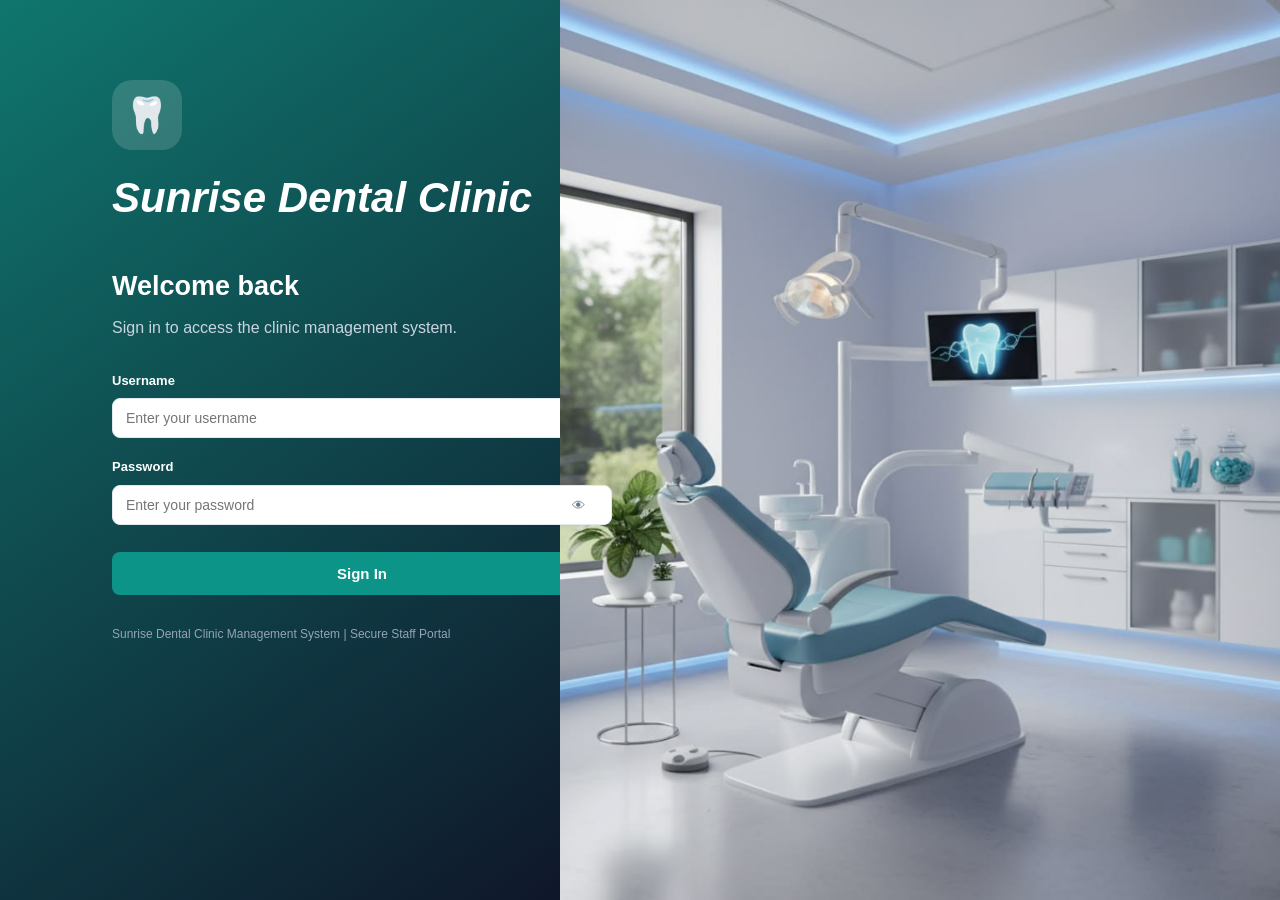
<file: web/index.html>
<!DOCTYPE html>
<html lang="en">
<head>
    <meta charset="UTF-8">
    <meta name="viewport" content="width=device-width, initial-scale=1.0">
    <title>Sunrise Dental Clinic</title>

    <script>
        window.location.href = "pages/login.html";
    </script>
</head>

<body>
    <p>Redirecting to Sunrise Dental Clinic...</p>
</body>
</html>
</file>
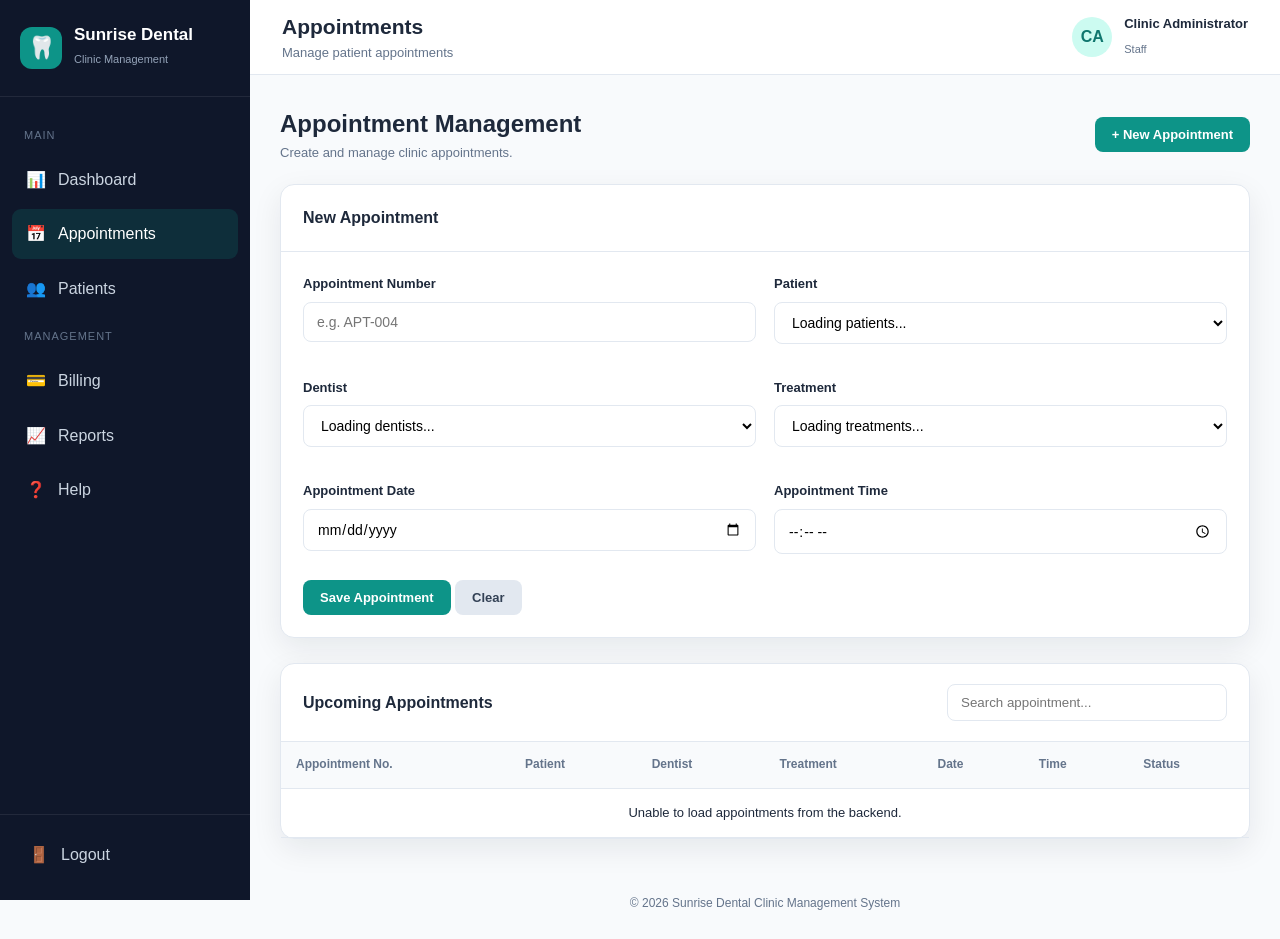
<file: web/pages/appointment.html>
<!DOCTYPE html>

<html lang="en">

<head>

<meta charset="UTF-8">

<meta name="viewport"
      content="width=device-width, initial-scale=1.0">

<title>Appointments | Sunrise Dental Clinic</title>

<link rel="stylesheet"
      href="../css/style.css">

</head>

<body>

<div class="app-layout">


<aside class="sidebar">

    <div class="brand">

        <div class="brand-icon">🦷</div>

        <div>

            <h1>Sunrise Dental</h1>

            <span>Clinic Management</span>

        </div>

    </div>


    <nav class="nav-menu">

        <div class="nav-section-title">
            Main
        </div>


        <a href="dashboard.html"
           class="nav-link">

            <span class="nav-icon">📊</span>

            <span>Dashboard</span>

        </a>


        <a href="appointment.html"
           class="nav-link active">

            <span class="nav-icon">📅</span>

            <span>Appointments</span>

        </a>


        <a href="search.html"
           class="nav-link">

            <span class="nav-icon">👥</span>

            <span>Patients</span>

        </a>


        <div class="nav-section-title">
            Management
        </div>


        <a href="billing.html"
           class="nav-link">

            <span class="nav-icon">💳</span>

            <span>Billing</span>

        </a>


        <a href="reports.html"
           class="nav-link">

            <span class="nav-icon">📈</span>

            <span>Reports</span>

        </a>


        <a href="help.html"
           class="nav-link">

            <span class="nav-icon">❓</span>

            <span>Help</span>

        </a>

    </nav>


    <div class="sidebar-bottom">

        <a href="login.html"
           class="nav-link">

            <span class="nav-icon">🚪</span>

            <span>Logout</span>

        </a>

    </div>

</aside>


<main class="main-content">

<header class="topbar">

    <div class="page-title">

        <h2>Appointments</h2>

        <p>Manage patient appointments</p>

    </div>


    <div class="user-area">

        <div class="user-avatar">
            CA
        </div>

        <div class="user-info">

            <strong>
                Clinic Administrator
            </strong>

            <span>
                Staff
            </span>

        </div>

    </div>

</header>


<section class="content">

<div class="toolbar">

    <div>

        <h2>
            Appointment Management
        </h2>

        <p style="color:#64748b;font-size:13px;">

            Create and manage clinic appointments.

        </p>

    </div>


    <button

        type="button"

        class="btn btn-primary"

        onclick="document
                 .getElementById('appointmentForm')
                 .scrollIntoView()">

        + New Appointment

    </button>

</div>


<div class="card">

    <div class="card-header">

        <h3>
            New Appointment
        </h3>

    </div>


    <div class="card-body">

        <form id="appointmentForm">


            <div class="form-grid">


                <div class="form-group">

                    <label class="form-label">

                        Appointment Number

                    </label>


                    <input

                        type="text"

                        class="form-control"

                        id="appointmentNumber"

                        placeholder="e.g. APT-004">

                </div>


                <div class="form-group">

                    <label class="form-label">

                        Patient

                    </label>


                    <select

                        class="form-control"

                        id="patient">

                        <option value="">

                            Loading patients...

                        </option>

                    </select>

                </div>


                <div class="form-group">

                    <label class="form-label">

                        Dentist

                    </label>


                    <select

                        class="form-control"

                        id="dentist">

                        <option value="">

                            Loading dentists...

                        </option>

                    </select>

                </div>


                <div class="form-group">

                    <label class="form-label">

                        Treatment

                    </label>


                    <select

                        class="form-control"

                        id="treatment">

                        <option value="">

                            Loading treatments...

                        </option>

                    </select>

                </div>


                <div class="form-group">

                    <label class="form-label">

                        Appointment Date

                    </label>


                    <input

                        type="date"

                        class="form-control"

                        id="appointmentDate">

                </div>


                <div class="form-group">

                    <label class="form-label">

                        Appointment Time

                    </label>


                    <input

                        type="time"

                        class="form-control"

                        id="appointmentTime">

                </div>


            </div>


            <div style="margin-top:10px;">

                <button

                    type="submit"

                    class="btn btn-primary">

                    Save Appointment

                </button>


                <button

                    type="reset"

                    class="btn btn-secondary">

                    Clear

                </button>

            </div>


        </form>

    </div>

</div>


<br>


<div class="card">

    <div class="card-header">

        <h3>
            Upcoming Appointments
        </h3>


        <div class="search-box">

            <input

                type="text"

                id="appointmentSearch"

                placeholder="Search appointment...">

        </div>

    </div>



    <div class="table-wrapper">

        <table

            class="data-table"

            id="appointmentTable">


            <thead>

                <tr>

                    <th>
                        Appointment No.
                    </th>

                    <th>
                        Patient
                    </th>

                    <th>
                        Dentist
                    </th>

                    <th>
                        Treatment
                    </th>

                    <th>
                        Date
                    </th>

                    <th>
                        Time
                    </th>

                    <th>
                        Status
                    </th>

                </tr>

            </thead>


            <tbody>

                <tr>

                    <td colspan="7"
                        style="text-align:center;">

                        Loading appointments...

                    </td>

                </tr>

            </tbody>


        </table>

    </div>

</div>


</section>



<div class="footer">

    © 2026 Sunrise Dental Clinic Management System

</div>


</main>

</div>


<script src="../js/validation.js"></script>

<script src="../js/appointments.js"></script>


</body>

</html>
</file>
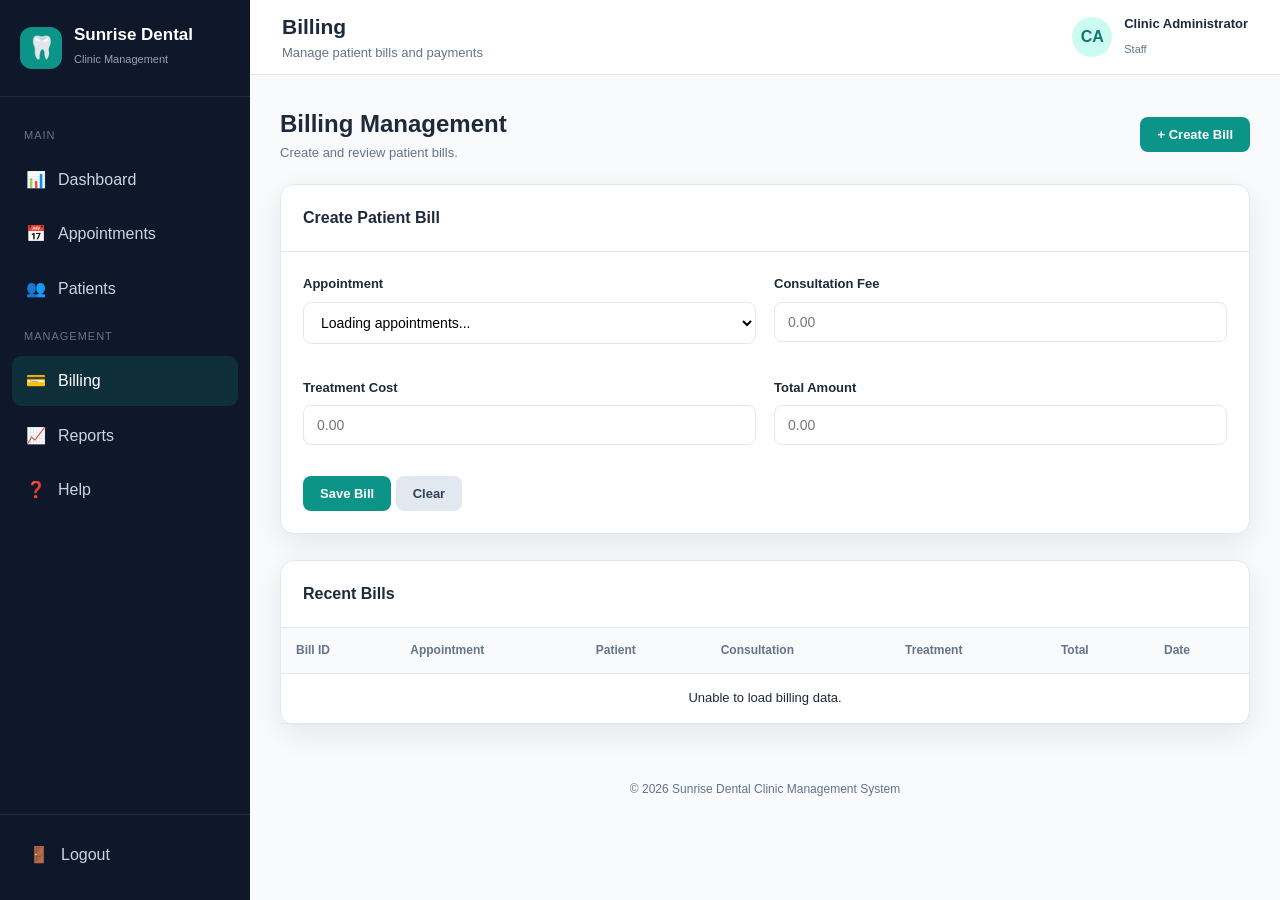
<file: web/pages/billing.html>
<!DOCTYPE html>

<html lang="en">

<head>

    <meta charset="UTF-8">

    <meta name="viewport" content="width=device-width, initial-scale=1.0">

    <title>Billing | Sunrise Dental Clinic</title>

    <link rel="stylesheet" href="../css/style.css">

</head>

<body>

<div class="app-layout">

    <aside class="sidebar">

        <div class="brand">

            <div class="brand-icon">🦷</div>

            <div>

                <h1>Sunrise Dental</h1>

                <span>Clinic Management</span>

            </div>

        </div>

        <nav class="nav-menu">

            <div class="nav-section-title">
                Main
            </div>

            <a href="dashboard.html" class="nav-link">

                <span class="nav-icon">📊</span>

                <span>Dashboard</span>

            </a>

            <a href="appointment.html" class="nav-link">

                <span class="nav-icon">📅</span>

                <span>Appointments</span>

            </a>

            <a href="search.html" class="nav-link">

                <span class="nav-icon">👥</span>

                <span>Patients</span>

            </a>

            <div class="nav-section-title">
                Management
            </div>

            <a href="billing.html" class="nav-link active">

                <span class="nav-icon">💳</span>

                <span>Billing</span>

            </a>

            <a href="reports.html" class="nav-link">

                <span class="nav-icon">📈</span>

                <span>Reports</span>

            </a>

            <a href="help.html" class="nav-link">

                <span class="nav-icon">❓</span>

                <span>Help</span>

            </a>

        </nav>

        <div class="sidebar-bottom">

            <a href="login.html" class="nav-link">

                <span class="nav-icon">🚪</span>

                <span>Logout</span>

            </a>

        </div>

    </aside>


    <main class="main-content">

        <header class="topbar">

            <div class="page-title">

                <h2>Billing</h2>

                <p>
                    Manage patient bills and payments
                </p>

            </div>

            <div class="user-area">

                <div class="user-avatar">
                    CA
                </div>

                <div class="user-info">

                    <strong>
                        Clinic Administrator
                    </strong>

                    <span>
                        Staff
                    </span>

                </div>

            </div>

        </header>


        <section class="content">

            <div class="toolbar">

                <div>

                    <h2>
                        Billing Management
                    </h2>

                    <p style="color:#64748b;font-size:13px;">

                        Create and review patient bills.

                    </p>

                </div>

                <button
                        class="btn btn-primary"
                        onclick="document.getElementById('billingForm').scrollIntoView({behavior: 'smooth'})">

                    + Create Bill

                </button>

            </div>


            <div class="card">

                <div class="card-header">

                    <h3>
                        Create Patient Bill
                    </h3>

                </div>

                <div class="card-body">

                    <form id="billingForm">

                        <div class="form-grid">


                            <div class="form-group">

                                <label class="form-label">

                                    Appointment

                                </label>

                                <select
                                        id="billAppointment"
                                        class="form-control"
                                        required>

                                    <option value="">

                                        Loading appointments...

                                    </option>

                                </select>

                            </div>


                            <div class="form-group">

                                <label class="form-label">

                                    Consultation Fee

                                </label>

                                <input
                                        type="number"
                                        id="consultationFee"
                                        class="form-control"
                                        placeholder="0.00"
                                        min="0"
                                        step="0.01"
                                        required>

                            </div>


                            <div class="form-group">

                                <label class="form-label">

                                    Treatment Cost

                                </label>

                                <input
                                        type="number"
                                        id="treatmentCost"
                                        class="form-control"
                                        placeholder="0.00"
                                        step="0.01"
                                        readonly>

                            </div>


                            <div class="form-group">

                                <label class="form-label">

                                    Total Amount

                                </label>

                                <input
                                        type="number"
                                        id="totalAmount"
                                        class="form-control"
                                        placeholder="0.00"
                                        step="0.01"
                                        readonly>

                            </div>

                        </div>


                        <div style="margin-top: 15px;">

                            <button
                                    type="submit"
                                    class="btn btn-primary">

                                Save Bill

                            </button>

                            <button
                                    type="reset"
                                    class="btn btn-secondary"
                                    id="clearBillButton">

                                Clear

                            </button>

                        </div>

                    </form>

                </div>

            </div>


            <br>

            <div class="card">

                <div class="card-header">

                    <h3>
                        Recent Bills
                    </h3>

                </div>

                <div class="table-wrapper">

					<table class="data-table">

					    <thead>

					        <tr>

					            <th>Bill ID</th>

					            <th>Appointment</th>

					            <th>Patient</th>

					            <th>Consultation</th>

					            <th>Treatment</th>

					            <th>Total</th>

					            <th>Date</th>

					        </tr>

					    </thead>

					    <tbody>

					    </tbody>

					</table>

                </div>

            </div>

        </section>


        <div class="footer">

            © 2026 Sunrise Dental Clinic Management System

        </div>

    </main>

</div>


<script src="../js/billing.js"></script>

</body>

</html>
</file>
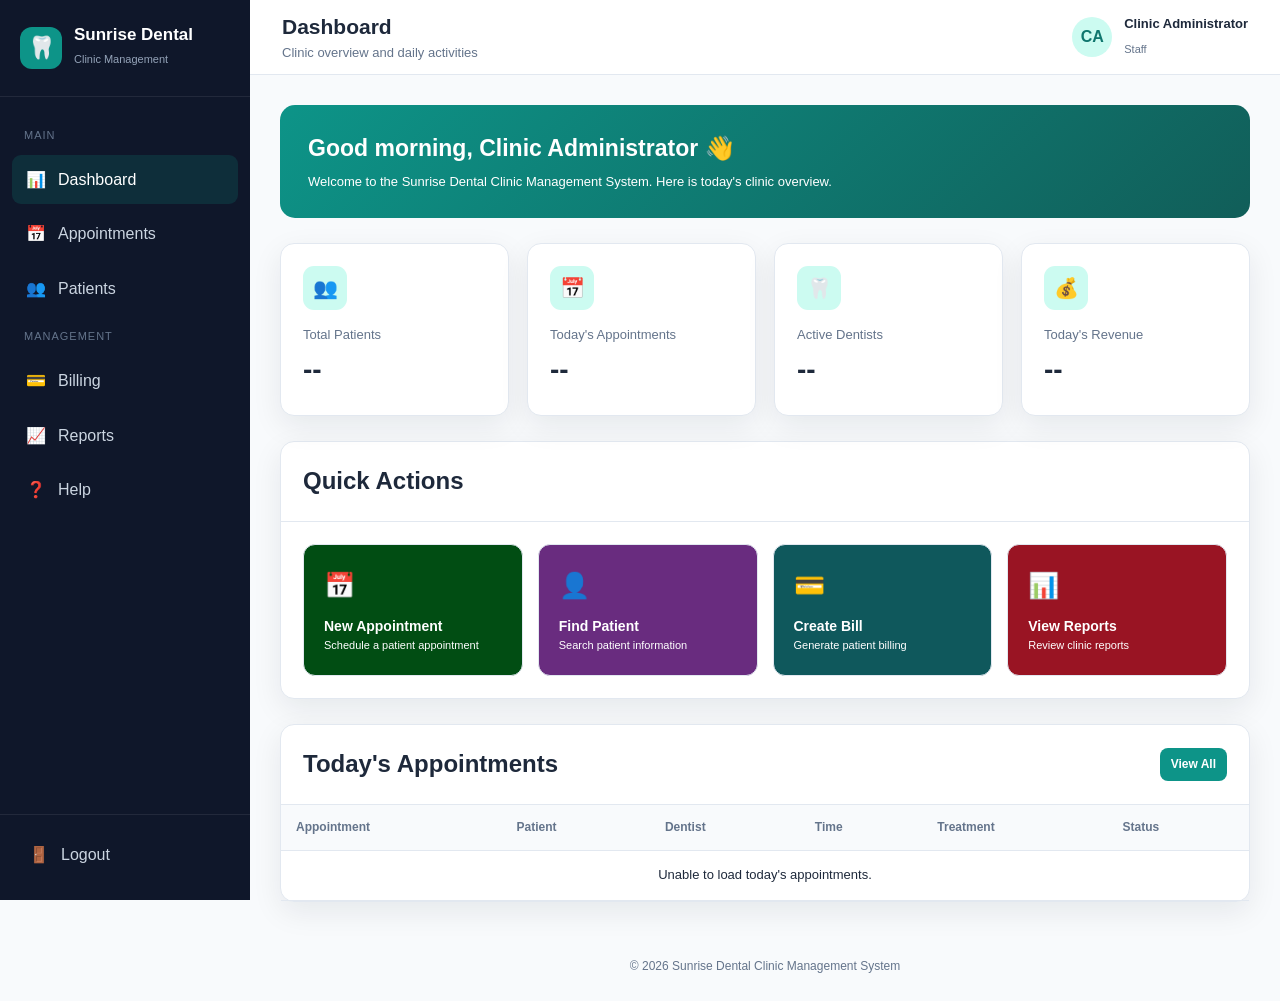
<file: web/pages/dashboard.html>
<!DOCTYPE html>
<html lang="en">
<head>

    <meta charset="UTF-8">
    <meta name="viewport" content="width=device-width, initial-scale=1.0">

    <title>Dashboard | Sunrise Dental Clinic</title>

    <link rel="stylesheet" href="../css/style.css">
    <link rel="stylesheet" href="../css/dashboard.css">

</head>

<body>

<div class="app-layout">

  

    <aside class="sidebar">

        <div class="brand">

            <div class="brand-icon">🦷</div>

            <div>
                <h1>Sunrise Dental</h1>
                <span>Clinic Management</span>
            </div>

        </div>

        <nav class="nav-menu">

            <div class="nav-section-title">Main</div>

            <a href="dashboard.html" class="nav-link active">
                <span class="nav-icon">📊</span>
                <span>Dashboard</span>
            </a>

            <a href="appointment.html" class="nav-link">
                <span class="nav-icon">📅</span>
                <span>Appointments</span>
            </a>

            <a href="search.html" class="nav-link">
                <span class="nav-icon">👥</span>
                <span>Patients</span>
            </a>

            <div class="nav-section-title">Management</div>

            <a href="billing.html" class="nav-link">
                <span class="nav-icon">💳</span>
                <span>Billing</span>
            </a>

            <a href="reports.html" class="nav-link">
                <span class="nav-icon">📈</span>
                <span>Reports</span>
            </a>

            <a href="help.html" class="nav-link">
                <span class="nav-icon">❓</span>
                <span>Help</span>
            </a>

        </nav>

        <div class="sidebar-bottom">

            <a href="login.html" class="nav-link">
                <span class="nav-icon">🚪</span>
                <span>Logout</span>
            </a>

        </div>

    </aside>

    

    <main class="main-content">

        <header class="topbar">

            <div class="page-title">
                <h2>Dashboard</h2>
                <p>Clinic overview and daily activities</p>
            </div>

            <div class="user-area">

                <div class="user-avatar">CA</div>

                <div class="user-info">
                    <strong>Clinic Administrator</strong>
                    <span>Staff</span>
                </div>

            </div>

        </header>

        <section class="content">

            <div class="welcome-banner">

                <h2>Good morning, Clinic Administrator 👋</h2>

                <p>
                    Welcome to the Sunrise Dental Clinic Management System.
                    Here is today's clinic overview.
                </p>

            </div>

           
            <div class="stats-grid">

                <div class="stat-card">

                    <div class="stat-top">
                        <div class="stat-icon">👥</div>
                    </div>

                    <h4>Total Patients</h4>
                    <div class="stat-number">--</div>

                </div>

                <div class="stat-card">

                    <div class="stat-top">
                        <div class="stat-icon">📅</div>
                    </div>

                    <h4>Today's Appointments</h4>
                    <div class="stat-number">--</div>

                </div>

                <div class="stat-card">

                    <div class="stat-top">
                        <div class="stat-icon">🦷</div>
                    </div>

                    <h4>Active Dentists</h4>
                    <div class="stat-number">--</div>

                </div>

                <div class="stat-card">

                    <div class="stat-top">
                        <div class="stat-icon">💰</div>
                    </div>

                    <h4>Today's Revenue</h4>
                    <div class="stat-number">--</div>

                </div>

            </div>

            
            <div class="card">

                <div class="card-header">
                    <h2>Quick Actions</h2>
                </div>

                <div class="card-body">

                    <div class="quick-actions">

                        <a href="appointment.html" class="quick-action-1">
                            <div class="quick-action-icon">📅</div>
                            <h4>New Appointment</h4>
                            <p>Schedule a patient appointment</p>
                        </a>

                        <a href="search.html" class="quick-action-2">
                            <div class="quick-action-icon-1">👤</div>
                            <h4>Find Patient</h4>
                            <p>Search patient information</p>
                        </a>

                        <a href="billing.html" class="quick-action-3">
                            <div class="quick-action-icon">💳</div>
                            <h4>Create Bill</h4>
                            <p>Generate patient billing</p>
                        </a>

                        <a href="reports.html" class="quick-action-4">
                            <div class="quick-action-icon">📊</div>
                            <h4>View Reports</h4>
                            <p>Review clinic reports</p>
                        </a>

                    </div>

                </div>

            </div>

            <br>

            

            <div class="card">

                <div class="card-header">

                    <h2>Today's Appointments</h2>

                    <a
                        href="appointment.html"
                        class="btn btn-primary btn-sm">
                        View All
                    </a>

                </div>

                <div class="table-wrapper">

                    <table class="data-table">

                        <thead>

                            <tr>
                                <th>Appointment</th>
                                <th>Patient</th>
                                <th>Dentist</th>
                                <th>Time</th>
                                <th>Treatment</th>
                                <th>Status</th>
                            </tr>

                        </thead>

						<tbody>
						    <tr>
						        <td colspan="6" style="text-align:center;">
						            Loading today's appointments...
						        </td>
						    </tr>
						</tbody>

                    </table>

                </div>

            </div>

        </section>

        <div class="footer">
            © 2026 Sunrise Dental Clinic Management System
        </div>

    </main>

</div>

<script src="../js/app.js"></script>
<script src="../js/dashboard.js"></script>

</body>
</html>
</file>
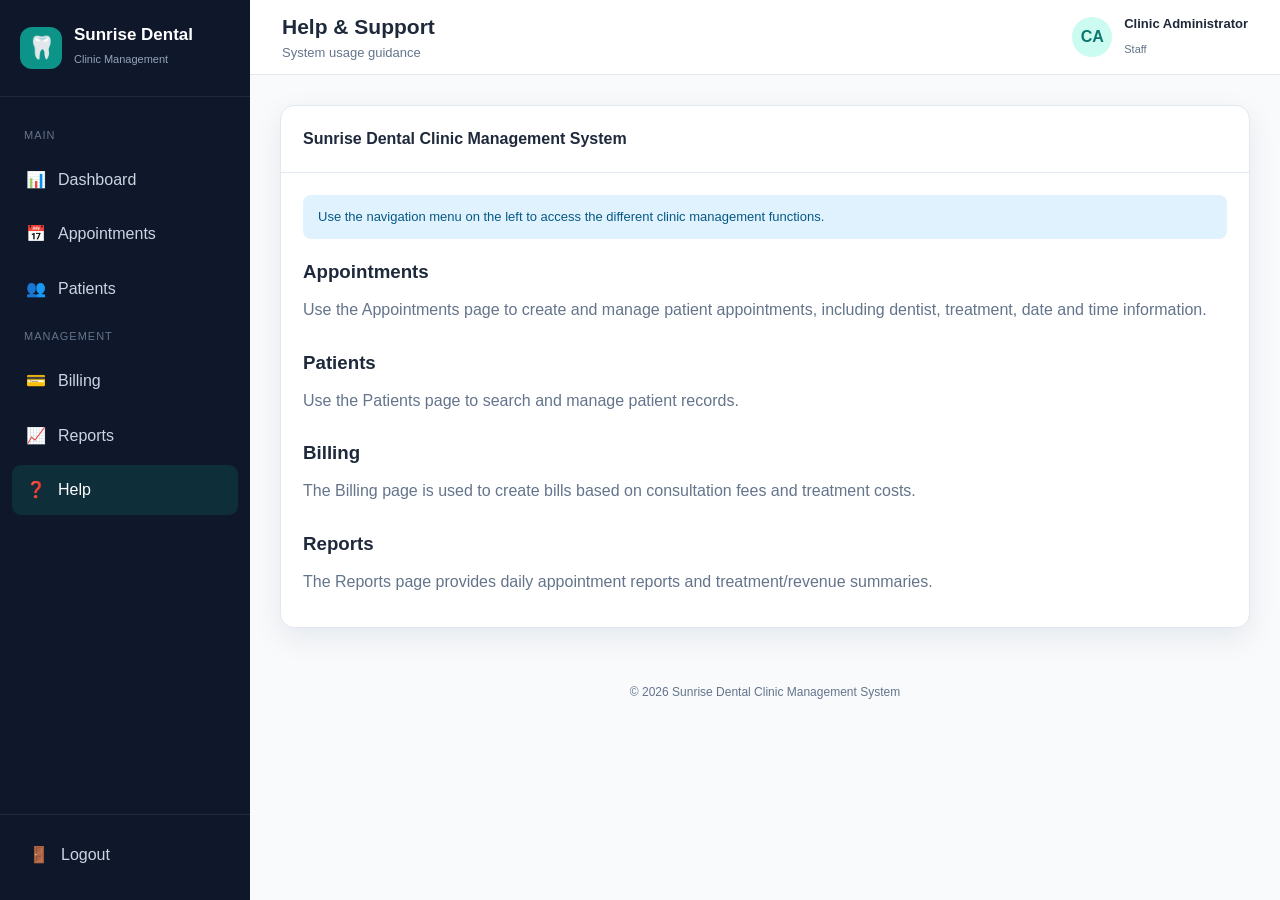
<file: web/pages/help.html>
<!DOCTYPE html>
<html lang="en">
<head>

<meta charset="UTF-8">
<meta name="viewport" content="width=device-width, initial-scale=1.0">

<title>Help | Sunrise Dental Clinic</title>

<link rel="stylesheet" href="../css/style.css">

</head>

<body>

<div class="app-layout">

<aside class="sidebar">

<div class="brand">
<div class="brand-icon">🦷</div>
<div>
<h1>Sunrise Dental</h1>
<span>Clinic Management</span>
</div>
</div>

<nav class="nav-menu">

<div class="nav-section-title">Main</div>

<a href="dashboard.html" class="nav-link">
<span class="nav-icon">📊</span>
<span>Dashboard</span>
</a>

<a href="appointment.html" class="nav-link">
<span class="nav-icon">📅</span>
<span>Appointments</span>
</a>

<a href="search.html" class="nav-link">
<span class="nav-icon">👥</span>
<span>Patients</span>
</a>

<div class="nav-section-title">Management</div>

<a href="billing.html" class="nav-link">
<span class="nav-icon">💳</span>
<span>Billing</span>
</a>

<a href="reports.html" class="nav-link">
<span class="nav-icon">📈</span>
<span>Reports</span>
</a>

<a href="help.html" class="nav-link active">
<span class="nav-icon">❓</span>
<span>Help</span>
</a>

</nav>

<div class="sidebar-bottom">
<a href="login.html" class="nav-link">
<span class="nav-icon">🚪</span>
<span>Logout</span>
</a>
</div>

</aside>

<main class="main-content">

<header class="topbar">

<div class="page-title">
<h2>Help & Support</h2>
<p>System usage guidance</p>
</div>

<div class="user-area">
<div class="user-avatar">CA</div>
<div class="user-info">
<strong>Clinic Administrator</strong>
<span>Staff</span>
</div>
</div>

</header>

<section class="content">

<div class="card">

<div class="card-header">
<h3>Sunrise Dental Clinic Management System</h3>
</div>

<div class="card-body">

<div class="alert alert-info">
Use the navigation menu on the left to access
the different clinic management functions.
</div>

<h3>Appointments</h3>

<p style="margin:10px 0 25px;color:#64748b;">
Use the Appointments page to create and manage
patient appointments, including dentist, treatment,
date and time information.
</p>

<h3>Patients</h3>

<p style="margin:10px 0 25px;color:#64748b;">
Use the Patients page to search and manage patient
records.
</p>

<h3>Billing</h3>

<p style="margin:10px 0 25px;color:#64748b;">
The Billing page is used to create bills based on
consultation fees and treatment costs.
</p>

<h3>Reports</h3>

<p style="margin:10px 0;color:#64748b;">
The Reports page provides daily appointment reports
and treatment/revenue summaries.
</p>

</div>

</div>

</section>

<div class="footer">
© 2026 Sunrise Dental Clinic Management System
</div>

</main>

</div>

</body>
</html>
</file>
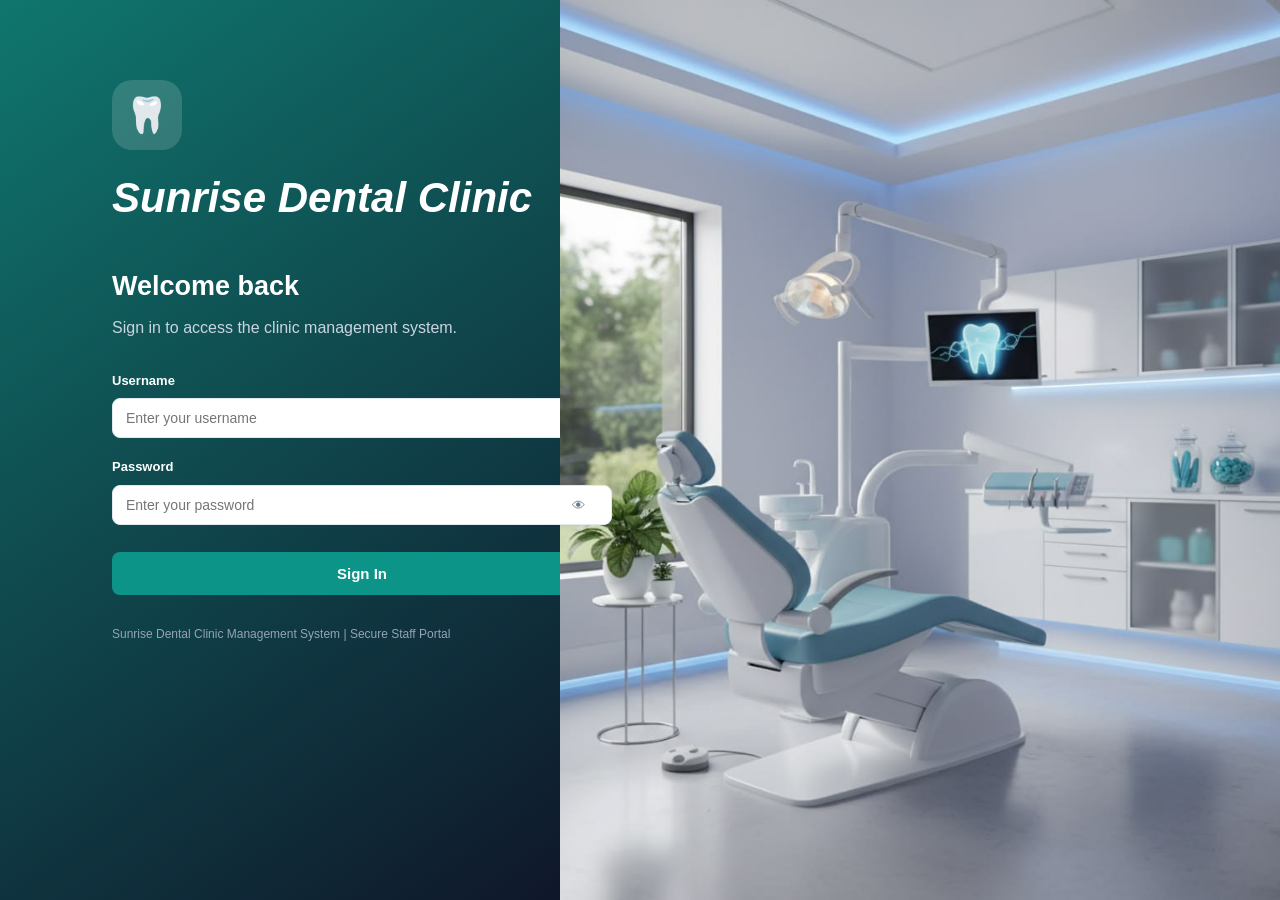
<file: web/pages/login.html>
<!DOCTYPE html>
<html lang="en">
<head>
    <meta charset="UTF-8">
    <meta name="viewport" content="width=device-width, initial-scale=1.0">

    <title>Login | Sunrise Dental Clinic</title>

    <link rel="stylesheet" href="../css/style.css">
    <link rel="stylesheet" href="../css/login.css">
</head>

<body>

<div class="login-page">


    <section class="login-brand-panel">

        <div class="brand-content">

            <div class="brand-logo">
                🦷
            </div>

            <h1><i>Sunrise Dental Clinic</i></h1>
			
			<div class="login-card">

			    <br>        
				<h2>Welcome back</h2>

			            <p class="login-subtitle">
			                Sign in to access the clinic management system.
			            </p>

			            <div id="loginMessage"></div>

			            <form id="loginForm" class="login-form">

			                <div class="form-group">

			                    <label class="form-label">
			                        Username
			                    </label>

			                    <input
			                        type="text"
			                        id="username"
			                        class="form-control"
			                        placeholder="Enter your username"
			                        autocomplete="username">

			                </div>

			                <div class="form-group">

			                    <label class="form-label">
			                        Password
			                    </label>

			                    <div class="password-wrapper">

			                        <input
			                            type="password"
			                            id="password"
			                            class="form-control"
			                            placeholder="Enter your password"
			                            autocomplete="current-password">

			                        <button
			                            type="button"
			                            class="toggle-password"
			                            id="togglePassword">
			                            👁
			                        </button>

			                    </div>

			                </div>

			                <button
			                    type="submit"
			                    class="btn btn-primary login-button">

			                    Sign In

			                </button>

			            </form>

			            <div class="login-footer">
			                Sunrise Dental Clinic Management System   |   Secure Staff Portal
			            </div>

			        </div>

        </div>

    </section>

    <section class="login-panel"></section>
	

</div>

<script src="../js/validation.js"></script>
<script src="../js/auth.js"></script>

</body>
</html>
</file>
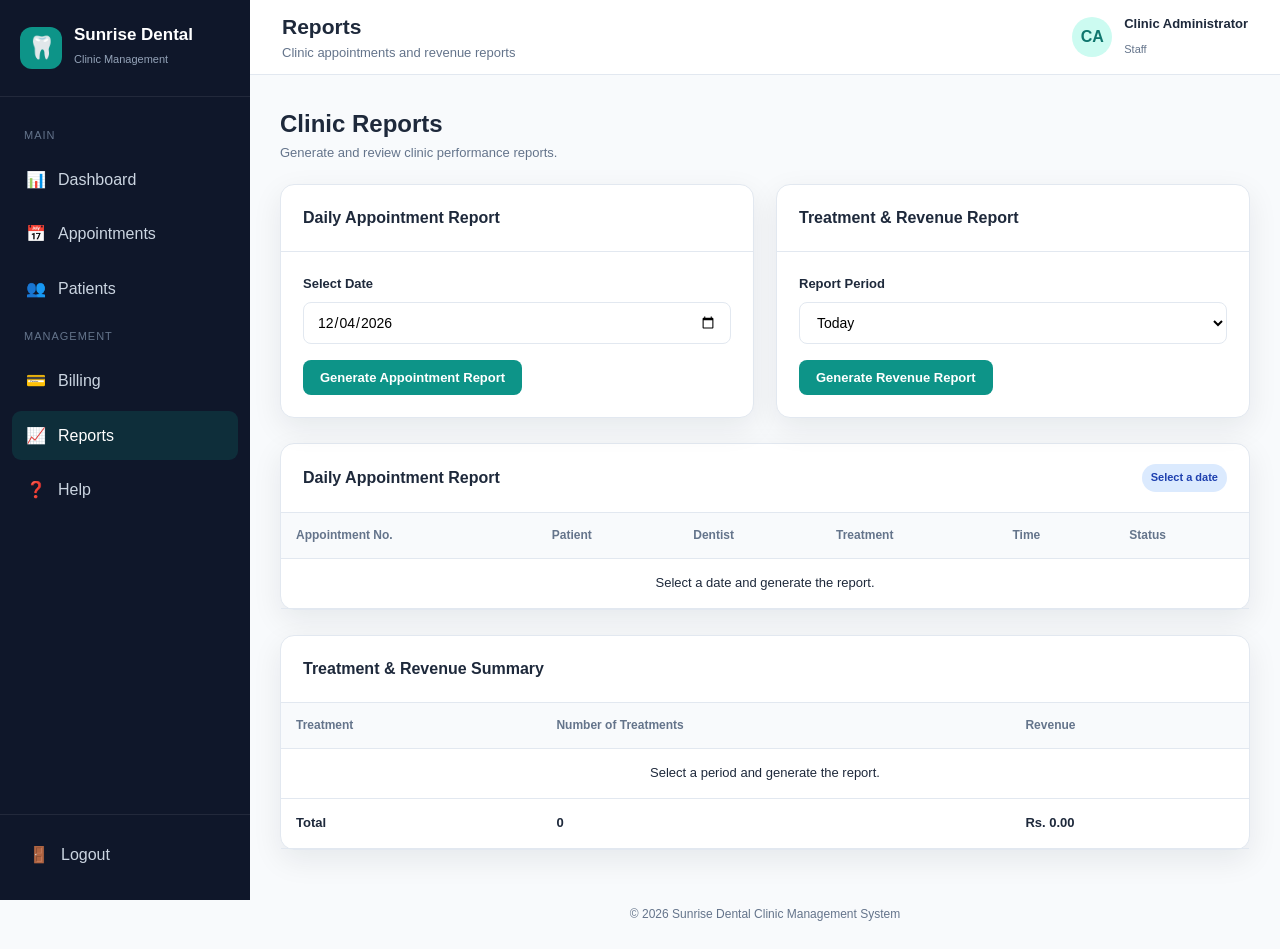
<file: web/pages/reports.html>
<!DOCTYPE html>

<html lang="en">

<head>

<meta charset="UTF-8">

<meta name="viewport" content="width=device-width, initial-scale=1.0">

<title>Reports | Sunrise Dental Clinic</title>

<link rel="stylesheet" href="../css/style.css">

</head>

<body>

<div class="app-layout">

<aside class="sidebar">

<div class="brand">

<div class="brand-icon">🦷</div>

<div>

<h1>Sunrise Dental</h1>

<span>Clinic Management</span>

</div>

</div>

<nav class="nav-menu">

<div class="nav-section-title">Main</div>

<a href="dashboard.html" class="nav-link">

<span class="nav-icon">📊</span>

<span>Dashboard</span>

</a>

<a href="appointment.html" class="nav-link">

<span class="nav-icon">📅</span>

<span>Appointments</span>

</a>

<a href="search.html" class="nav-link">

<span class="nav-icon">👥</span>

<span>Patients</span>

</a>

<div class="nav-section-title">Management</div>

<a href="billing.html" class="nav-link">

<span class="nav-icon">💳</span>

<span>Billing</span>

</a>

<a href="reports.html" class="nav-link active">

<span class="nav-icon">📈</span>

<span>Reports</span>

</a>

<a href="help.html" class="nav-link">

<span class="nav-icon">❓</span>

<span>Help</span>

</a>

</nav>

<div class="sidebar-bottom">

<a href="login.html" class="nav-link">

<span class="nav-icon">🚪</span>

<span>Logout</span>

</a>

</div>

</aside>

<main class="main-content">

<header class="topbar">

<div class="page-title">

<h2>Reports</h2>

<p>Clinic appointments and revenue reports</p>

</div>

<div class="user-area">

<div class="user-avatar">CA</div>

<div class="user-info">

<strong>Clinic Administrator</strong>

<span>Staff</span>

</div>

</div>

</header>

<section class="content">

<div class="toolbar">

<div>

<h2>Clinic Reports</h2>

<p style="color:#64748b;font-size:13px;">

Generate and review clinic performance reports.

</p>

</div>

</div>


<div class="grid-2">


<div class="card">

<div class="card-header">

<h3>Daily Appointment Report</h3>

</div>

<div class="card-body">

<div class="form-group">

<label class="form-label">

Select Date

</label>

<input
type="date"
id="reportDate"
class="form-control">

</div>

<button
id="generateAppointmentReport"
class="btn btn-primary">

Generate Appointment Report

</button>

</div>

</div>


<div class="card">

<div class="card-header">

<h3>Treatment & Revenue Report</h3>

</div>

<div class="card-body">

<div class="form-group">

<label class="form-label">

Report Period

</label>

<select
id="reportPeriod"
class="form-control">

<option value="today">

Today

</option>

<option value="week">

This Week

</option>

<option value="month">

This Month

</option>

</select>

</div>

<button
id="generateRevenueReport"
class="btn btn-primary">

Generate Revenue Report

</button>

</div>

</div>

</div>


<br>


<div class="card">

<div class="card-header">

<h3>Daily Appointment Report</h3>

<span
id="dailyReportDate"
class="badge badge-info">

Select a date

</span>

</div>

<div class="table-wrapper">

<table
class="data-table"
id="dailyAppointmentTable">

<thead>

<tr>

<th>Appointment No.</th>

<th>Patient</th>

<th>Dentist</th>

<th>Treatment</th>

<th>Time</th>

<th>Status</th>

</tr>

</thead>

<tbody>

<tr>

<td
colspan="6"
style="text-align:center;">

Select a date and generate the report.

</td>

</tr>

</tbody>

</table>

</div>

</div>


<br>


<div class="card">

<div class="card-header">

<h3>Treatment & Revenue Summary</h3>

</div>

<div class="table-wrapper">

<table
class="data-table"
id="revenueReportTable">

<thead>

<tr>

<th>Treatment</th>

<th>Number of Treatments</th>

<th>Revenue</th>

</tr>

</thead>

<tbody>

<tr>

<td
colspan="3"
style="text-align:center;">

Select a period and generate the report.

</td>

</tr>

</tbody>

<tfoot>

<tr>

<td>

<strong>Total</strong>

</td>

<td>

<strong id="totalTreatments">

0

</strong>

</td>

<td>

<strong id="totalRevenue">

Rs. 0.00

</strong>

</td>

</tr>

</tfoot>

</table>

</div>

</div>

</section>


<div class="footer">

© 2026 Sunrise Dental Clinic Management System

</div>

</main>

</div>

<script src="../js/reports.js"></script>

</body>

</html>
</file>
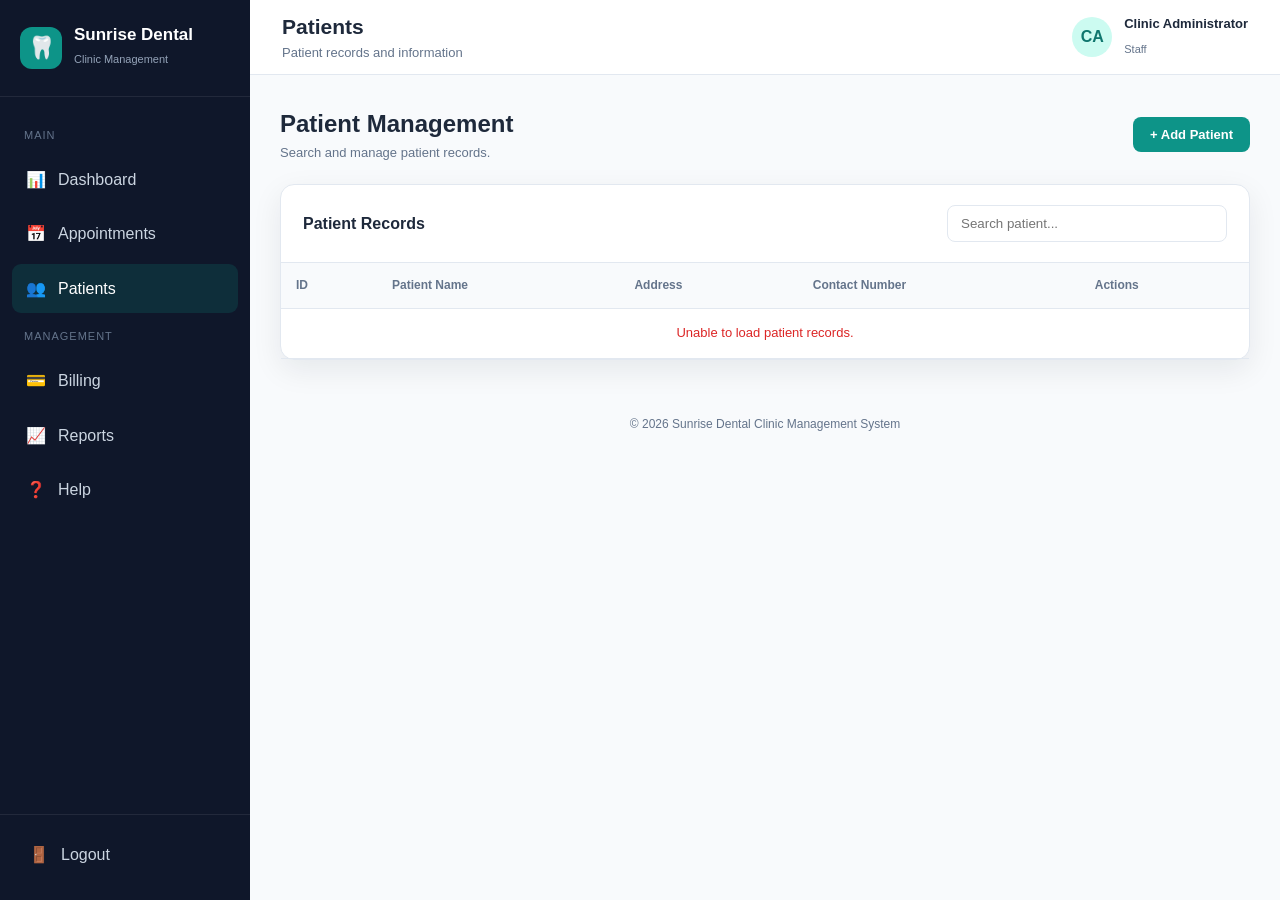
<file: web/pages/search.html>
<!DOCTYPE html>

<html lang="en">

<head>

    <meta charset="UTF-8">

    <meta name="viewport"
          content="width=device-width, initial-scale=1.0">

    <title>Patients | Sunrise Dental Clinic</title>

    <link rel="stylesheet"
          href="../css/style.css">

</head>


<body>

<div class="app-layout">

    <aside class="sidebar">

        <div class="brand">

            <div class="brand-icon">🦷</div>

            <div>

                <h1>Sunrise Dental</h1>

                <span>Clinic Management</span>

            </div>

        </div>


        <nav class="nav-menu">

            <div class="nav-section-title">
                Main
            </div>


            <a href="dashboard.html"
               class="nav-link">

                <span class="nav-icon">📊</span>

                <span>Dashboard</span>

            </a>


            <a href="appointment.html"
               class="nav-link">

                <span class="nav-icon">📅</span>

                <span>Appointments</span>

            </a>


            <a href="search.html"
               class="nav-link active">

                <span class="nav-icon">👥</span>

                <span>Patients</span>

            </a>


            <div class="nav-section-title">
                Management
            </div>


            <a href="billing.html"
               class="nav-link">

                <span class="nav-icon">💳</span>

                <span>Billing</span>

            </a>


            <a href="reports.html"
               class="nav-link">

                <span class="nav-icon">📈</span>

                <span>Reports</span>

            </a>


            <a href="help.html"
               class="nav-link">

                <span class="nav-icon">❓</span>

                <span>Help</span>

            </a>

        </nav>


        <div class="sidebar-bottom">

            <a href="login.html"
               class="nav-link">

                <span class="nav-icon">🚪</span>

                <span>Logout</span>

            </a>

        </div>

    </aside>


    <main class="main-content">


        <header class="topbar">

            <div class="page-title">

                <h2>Patients</h2>

                <p>
                    Patient records and information
                </p>

            </div>


            <div class="user-area">

                <div class="user-avatar">
                    CA
                </div>

                <div class="user-info">

                    <strong>
                        Clinic Administrator
                    </strong>

                    <span>
                        Staff
                    </span>

                </div>

            </div>

        </header>


        <section class="content">


            <div class="toolbar">

                <div>

                    <h2>
                        Patient Management
                    </h2>

                    <p style="color:#64748b;font-size:13px;">

                        Search and manage patient records.

                    </p>

                </div>


                <button
                    type="button"
                    class="btn btn-primary"
                    id="showAddPatientBtn">

                    + Add Patient

                </button>

            </div>


            <div
                class="card"
                id="addPatientSection"
                style="display:none;margin-bottom:20px;">

                <div class="card-header">

                    <div>

                        <h3>
                            Add New Patient
                        </h3>

                        <p
                            style="color:#64748b;
                                   font-size:13px;
                                   margin-top:4px;">

                            Enter patient information.

                        </p>

                    </div>

                </div>


                <div class="card-body">

                    <form id="addPatientForm">


                        <div class="form-group">

                            <label class="form-label"
                                   for="patientName">

                                Patient Name

                            </label>


                            <input
                                type="text"
                                id="patientName"
                                class="form-control"
                                placeholder="Enter patient name">

                        </div>


                        <div class="form-group">

                            <label class="form-label"
                                   for="address">

                                Address

                            </label>


                            <textarea
                                id="address"
                                class="form-control"
                                rows="3"
                                placeholder="Enter patient's address"></textarea>

                        </div>


                        <div class="form-group">

                            <label class="form-label"
                                   for="contactNumber">

                                Contact Number

                            </label>


                            <input
                                type="text"
                                id="contactNumber"
                                class="form-control"
                                placeholder="Enter 10-digit contact number"
                                maxlength="10">

                        </div>


                        <div
                            style="display:flex;
                                   justify-content:flex-end;
                                   gap:10px;
                                   margin-top:10px;">

                            <button
                                type="button"
                                class="btn btn-secondary"
                                id="cancelAddPatientBtn">

                                Cancel

                            </button>


                            <button
                                type="submit"
                                class="btn btn-primary">

                                Add Patient

                            </button>

                        </div>


                    </form>

                </div>

            </div>


            <div class="card">

                <div class="card-header">

                    <h3>
                        Patient Records
                    </h3>


                    <div class="search-box">

                        <input
                            type="text"
                            id="patientSearch"
                            placeholder="Search patient...">

                    </div>

                </div>


                <div class="table-wrapper">

                    <table
                        class="data-table"
                        id="patientTable">

                        <thead>

                            <tr>

                                <th>
                                    ID
                                </th>

                                <th>
                                    Patient Name
                                </th>

                                <th>
                                    Address
                                </th>

                                <th>
                                    Contact Number
                                </th>

                                <th>
                                    Actions
                                </th>

                            </tr>

                        </thead>

                        <tbody>

                            <tr>

                                <td colspan="5"
                                    style="text-align:center;
                                           color:#64748b;">

                                    Loading patient records...

                                </td>

                            </tr>

                        </tbody>

                    </table>

                </div>

            </div>


        </section>


        <div class="footer">

            © 2026 Sunrise Dental Clinic Management System

        </div>


    </main>

</div>


<script src="../js/patients.js"></script>


</body>

</html>
</file>
<file: web/css/style.css>
* {
    margin: 0;
    padding: 0;
    box-sizing: border-box;
}

:root {
    --primary: #0d9488;
    --primary-dark: #0f766e;
    --primary-light: #ccfbf1;
    --secondary: #0f172a;
    --background: #f8fafc;
    --white: #ffffff;
    --text: #1e293b;
    --muted: #64748b;
    --border: #e2e8f0;
    --success: #16a34a;
    --warning: #d97706;
    --danger: #dc2626;
    --shadow: 0 10px 30px rgba(15, 23, 42, 0.08);
}

body {
    font-family: "Segoe UI", Arial, sans-serif;
    background: var(--background);
    color: var(--text);
    line-height: 1.6;
}

a {
    text-decoration: none;
    color: inherit;
}

button,
input,
select,
textarea {
    font-family: inherit;
}

button {
    cursor: pointer;
}



.app-layout {
    display: flex;
    min-height: 100vh;
}



.sidebar {
    width: 250px;
    background: var(--secondary);
    color: white;
    min-height: 100vh;
    position: fixed;
    left: 0;
    top: 0;
    bottom: 0;
    display: flex;
    flex-direction: column;
    z-index: 1000;
}

.brand {
    padding: 25px 20px;
    display: flex;
    align-items: center;
    gap: 12px;
    border-bottom: 1px solid rgba(255,255,255,0.08);
}

.brand-icon {
    width: 42px;
    height: 42px;
    border-radius: 12px;
    background: var(--primary);
    display: flex;
    align-items: center;
    justify-content: center;
    font-size: 22px;
}

.brand h1 {
    font-size: 17px;
    line-height: 1.2;
}

.brand span {
    font-size: 11px;
    color: #94a3b8;
}

.nav-menu {
    padding: 20px 12px;
    flex: 1;
}

.nav-section-title {
    color: #64748b;
    font-size: 11px;
    text-transform: uppercase;
    letter-spacing: 1px;
    padding: 10px 12px;
}

.nav-link {
    display: flex;
    align-items: center;
    gap: 12px;
    padding: 12px 14px;
    border-radius: 9px;
    color: #cbd5e1;
    margin-bottom: 5px;
    transition: 0.2s;
}

.nav-link:hover,
.nav-link.active {
    background: rgba(13, 148, 136, 0.18);
    color: white;
}

.nav-icon {
    width: 20px;
    text-align: center;
}

.sidebar-bottom {
    padding: 15px;
    border-top: 1px solid rgba(255,255,255,0.08);
}



.main-content {
    margin-left: 250px;
    width: calc(100% - 250px);
    min-height: 100vh;
}

.topbar {
    height: 75px;
    background: white;
    border-bottom: 1px solid var(--border);
    display: flex;
    align-items: center;
    justify-content: space-between;
    padding: 0 32px;
}

.page-title h2 {
    font-size: 21px;
}

.page-title p {
    color: var(--muted);
    font-size: 13px;
}

.user-area {
    display: flex;
    align-items: center;
    gap: 12px;
}

.user-avatar {
    width: 40px;
    height: 40px;
    border-radius: 50%;
    background: var(--primary-light);
    color: var(--primary-dark);
    display: flex;
    align-items: center;
    justify-content: center;
    font-weight: bold;
}

.user-info strong {
    display: block;
    font-size: 13px;
}

.user-info span {
    color: var(--muted);
    font-size: 11px;
}

.content {
    padding: 30px;
}


.card {
    background: var(--white);
    border: 1px solid var(--border);
    border-radius: 14px;
    box-shadow: var(--shadow);
}

.card-header {
    padding: 20px 22px;
    border-bottom: 1px solid var(--border);
    display: flex;
    justify-content: space-between;
    align-items: center;
}

.card-header h3 {
    font-size: 16px;
}

.card-body {
    padding: 22px;
}


.stats-grid {
    display: grid;
    grid-template-columns: repeat(4, 1fr);
    gap: 18px;
    margin-bottom: 25px;
}

.stat-card {
    background: white;
    padding: 22px;
    border-radius: 14px;
    border: 1px solid var(--border);
    box-shadow: var(--shadow);
}

.stat-top {
    display: flex;
    justify-content: space-between;
    align-items: center;
}

.stat-icon {
    width: 44px;
    height: 44px;
    border-radius: 11px;
    background: var(--primary-light);
    color: var(--primary-dark);
    display: flex;
    align-items: center;
    justify-content: center;
    font-size: 20px;
}

.stat-card h4 {
    color: var(--muted);
    font-size: 13px;
    font-weight: 500;
    margin-top: 15px;
}

.stat-number {
    font-size: 28px;
    font-weight: 700;
    margin-top: 3px;
}



.grid-2 {
    display: grid;
    grid-template-columns: 1fr 1fr;
    gap: 22px;
}

.grid-3 {
    display: grid;
    grid-template-columns: repeat(3, 1fr);
    gap: 20px;
}



.form-grid {
    display: grid;
    grid-template-columns: 1fr 1fr;
    gap: 18px;
}

.form-group {
    margin-bottom: 16px;
}

.form-group.full {
    grid-column: 1 / -1;
}

.form-label {
    display: block;
    font-size: 13px;
    font-weight: 600;
    margin-bottom: 7px;
}

.form-control {
    width: 100%;
    border: 1px solid var(--border);
    border-radius: 8px;
    padding: 11px 13px;
    font-size: 14px;
    outline: none;
    background: white;
    transition: 0.2s;
}

.form-control:focus {
    border-color: var(--primary);
    box-shadow: 0 0 0 3px rgba(13,148,136,0.1);
}

textarea.form-control {
    min-height: 100px;
    resize: vertical;
}



.btn {
    border: none;
    border-radius: 8px;
    padding: 10px 17px;
    font-size: 13px;
    font-weight: 600;
    display: inline-flex;
    align-items: center;
    justify-content: center;
    gap: 7px;
    transition: 0.2s;
}

.btn-primary {
    background: var(--primary);
    color: white;
}

.btn-primary:hover {
    background: var(--primary-dark);
}

.btn-secondary {
    background: #e2e8f0;
    color: #334155;
}

.btn-success {
    background: var(--success);
    color: white;
}

.btn-danger {
    background: var(--danger);
    color: white;
}

.btn-warning {
    background: var(--warning);
    color: white;
}

.btn-sm {
    padding: 7px 11px;
    font-size: 12px;
}



.table-wrapper {
    overflow-x: auto;
}

.data-table {
    width: 100%;
    border-collapse: collapse;
}

.data-table th {
    text-align: left;
    background: #f8fafc;
    color: #64748b;
    font-size: 12px;
    font-weight: 600;
    padding: 13px 15px;
    border-bottom: 1px solid var(--border);
}

.data-table td {
    padding: 14px 15px;
    font-size: 13px;
    border-bottom: 1px solid var(--border);
}

.data-table tr:hover {
    background: #f8fafc;
}



.badge {
    display: inline-block;
    padding: 5px 9px;
    border-radius: 20px;
    font-size: 11px;
    font-weight: 600;
}

.badge-success {
    background: #dcfce7;
    color: #166534;
}

.badge-warning {
    background: #fef3c7;
    color: #92400e;
}

.badge-danger {
    background: #fee2e2;
    color: #991b1b;
}

.badge-info {
    background: #dbeafe;
    color: #1e40af;
}



.toolbar {
    display: flex;
    justify-content: space-between;
    align-items: center;
    margin-bottom: 20px;
    gap: 15px;
}

.search-box {
    position: relative;
}

.search-box input {
    width: 280px;
    padding: 10px 13px;
    border: 1px solid var(--border);
    border-radius: 8px;
    outline: none;
}

.action-buttons {
    display: flex;
    gap: 8px;
}



.alert {
    padding: 12px 15px;
    border-radius: 8px;
    font-size: 13px;
    margin-bottom: 18px;
}

.alert-info {
    background: #e0f2fe;
    color: #075985;
}

.alert-success {
    background: #dcfce7;
    color: #166534;
}

.alert-danger {
    background: #fee2e2;
    color: #991b1b;
}



.empty-state {
    text-align: center;
    padding: 50px 20px;
    color: var(--muted);
}

.empty-icon {
    font-size: 45px;
    margin-bottom: 10px;
}



.footer {
    text-align: center;
    color: var(--muted);
    font-size: 12px;
    padding: 25px;
}



@media (max-width: 1000px) {
    .stats-grid {
        grid-template-columns: repeat(2, 1fr);
    }

    .grid-2,
    .grid-3 {
        grid-template-columns: 1fr;
    }
}

@media (max-width: 750px) {
    .sidebar {
        width: 70px;
    }

    .brand h1,
    .brand span,
    .nav-link span,
    .nav-section-title,
    .sidebar-bottom {
        display: none;
    }

    .brand {
        justify-content: center;
        padding: 18px 5px;
    }

    .nav-link {
        justify-content: center;
    }

    .main-content {
        margin-left: 70px;
        width: calc(100% - 70px);
    }

    .content {
        padding: 18px;
    }

    .form-grid {
        grid-template-columns: 1fr;
    }

    .form-group.full {
        grid-column: auto;
    }
}
</file>
<file: web/css/dashboard.css>
.welcome-banner {
    background: linear-gradient(135deg, #0d9488, #115e59);
    color: white;
    border-radius: 15px;
    padding: 25px 28px;
    margin-bottom: 25px;
}

.welcome-banner h2 {
    font-size: 23px;
    margin-bottom: 5px;
}

.welcome-banner p {
    color: white;
    font-size: 13px;
}

.quick-actions {
    display: grid;
    grid-template-columns: repeat(4, 1fr);
    gap: 15px;
	color: white;
}

.quick-action-1 {
    padding: 20px;
    background: rgb(1, 77, 19);
    border: 1px solid var(--border);
    border-radius: 12px;
    transition: 0.2s;
	color: white;
}

.quick-action-1:hover {
    transform: translateY(-5px);
    box-shadow: var(--shadow);
}

.quick-action-2 {
    padding: 20px;
    background: rgb(105, 44, 127);
    border: 1px solid var(--border);
    border-radius: 12px;
    transition: 0.2s;
}

.quick-action-2:hover {
    transform: translateY(-5px);
    box-shadow: var(--shadow);
}

.quick-action-3 {
    padding: 20px;
    background: rgb(15, 88, 92);
    border: 1px solid var(--border);
    border-radius: 12px;
    transition: 0.2s;
}

.quick-action-3:hover {
    transform: translateY(-5px);
    box-shadow: var(--shadow);
}

.quick-action-4 {
    padding: 20px;
    background: rgb(153, 20, 35);
    border: 1px solid var(--border);
    border-radius: 12px;
    transition: 0.2s;
}

.quick-action-4:hover {
    transform: translateY(-5px);
    box-shadow: var(--shadow);
}

.quick-action-icon {
    font-size: 25px;
    margin-bottom: 10px;
}

.quick-action-icon-1 {
    font-size: 25px;
    margin-bottom: 10px;
	color: white;
}

.quick-action-1, .quick-action-2, .quick-action-3, .quick-action-4, h4 {
    font-size: 14px;
}

.quick-action-1, .quick-action-2, .quick-action-3, .quick-action-4, p {
    font-size: 11px;
    color: white;
}

@media (max-width: 1000px) {
    .quick-actions {
        grid-template-columns: repeat(2, 1fr);
    }
}
</file>
<file: web/css/login.css>
.login-page {
	min-height: 100vh;
	display: flex;
	background: linear-gradient(135deg, #ecfeff, #f8fafc);
    
}

.login-brand-panel {
    flex: 1;
    background: linear-gradient(145deg, #0f766e, #0f172a);
    color: white;
    display: flex;
    align-items: left;
    justify-content: left;
	padding-left: 7rem;
	padding-top: 5rem;
    
}

.brand-content {
    max-width: 500px;
}

.brand-logo {
    width: 70px;
    height: 70px;
    background: rgba(255,255,255,0.15);
    border-radius: 20px;
    display: flex;
    align-items: center;
    justify-content: center;
    font-size: 35px;
    margin-bottom: 25px;
}

.brand-content h1 {
    font-size: 42px;
    line-height: 1.1;
    margin-bottom: 18px;
}

.brand-content p {
    color: #cbd5e1;
    font-size: 16px;
    max-width: 420px;
}


.login-panel {
    width: 720px;
    background: white;
	background-image: url("../images/image1.jpg");
    background-size: cover;
	background-position: center;
	background-repeat: no-repeat;
}

.login-card {
    width: 100%;
    max-width: 360px;
}

.login-card h2 {
    font-size: 27px;
    margin-bottom: 7px;
}

.login-subtitle {
    color: #64748b;
    font-size: 13px;
    margin-bottom: 30px;
}

.login-form .form-group {
    margin-bottom: 19px;
}

.form-control {
	width:500px;
}

.password-wrapper {
    position: relative;
}

.password-wrapper .form-control {
    padding-right: 45px;
}

.toggle-password {
    position: absolute;
    top: 50%;
    transform: translateY(-50%);
    border: none;
    background: none;
    color: #64748b;
	margin-left: 460px;
}

.login-button {
    width: 500px;
    padding: 13px;
    margin-top: 8px;
	font-size: 15px;
}

.login-footer {
    text-align: left;
    color: #94a3b8;
    font-size: 12px;
    margin-top: 30px;
}

@media (max-width: 850px) {
    .login-brand-panel {
        display: none;
    }

    .login-panel {
        width: 100%;
    }
}}
</file>
